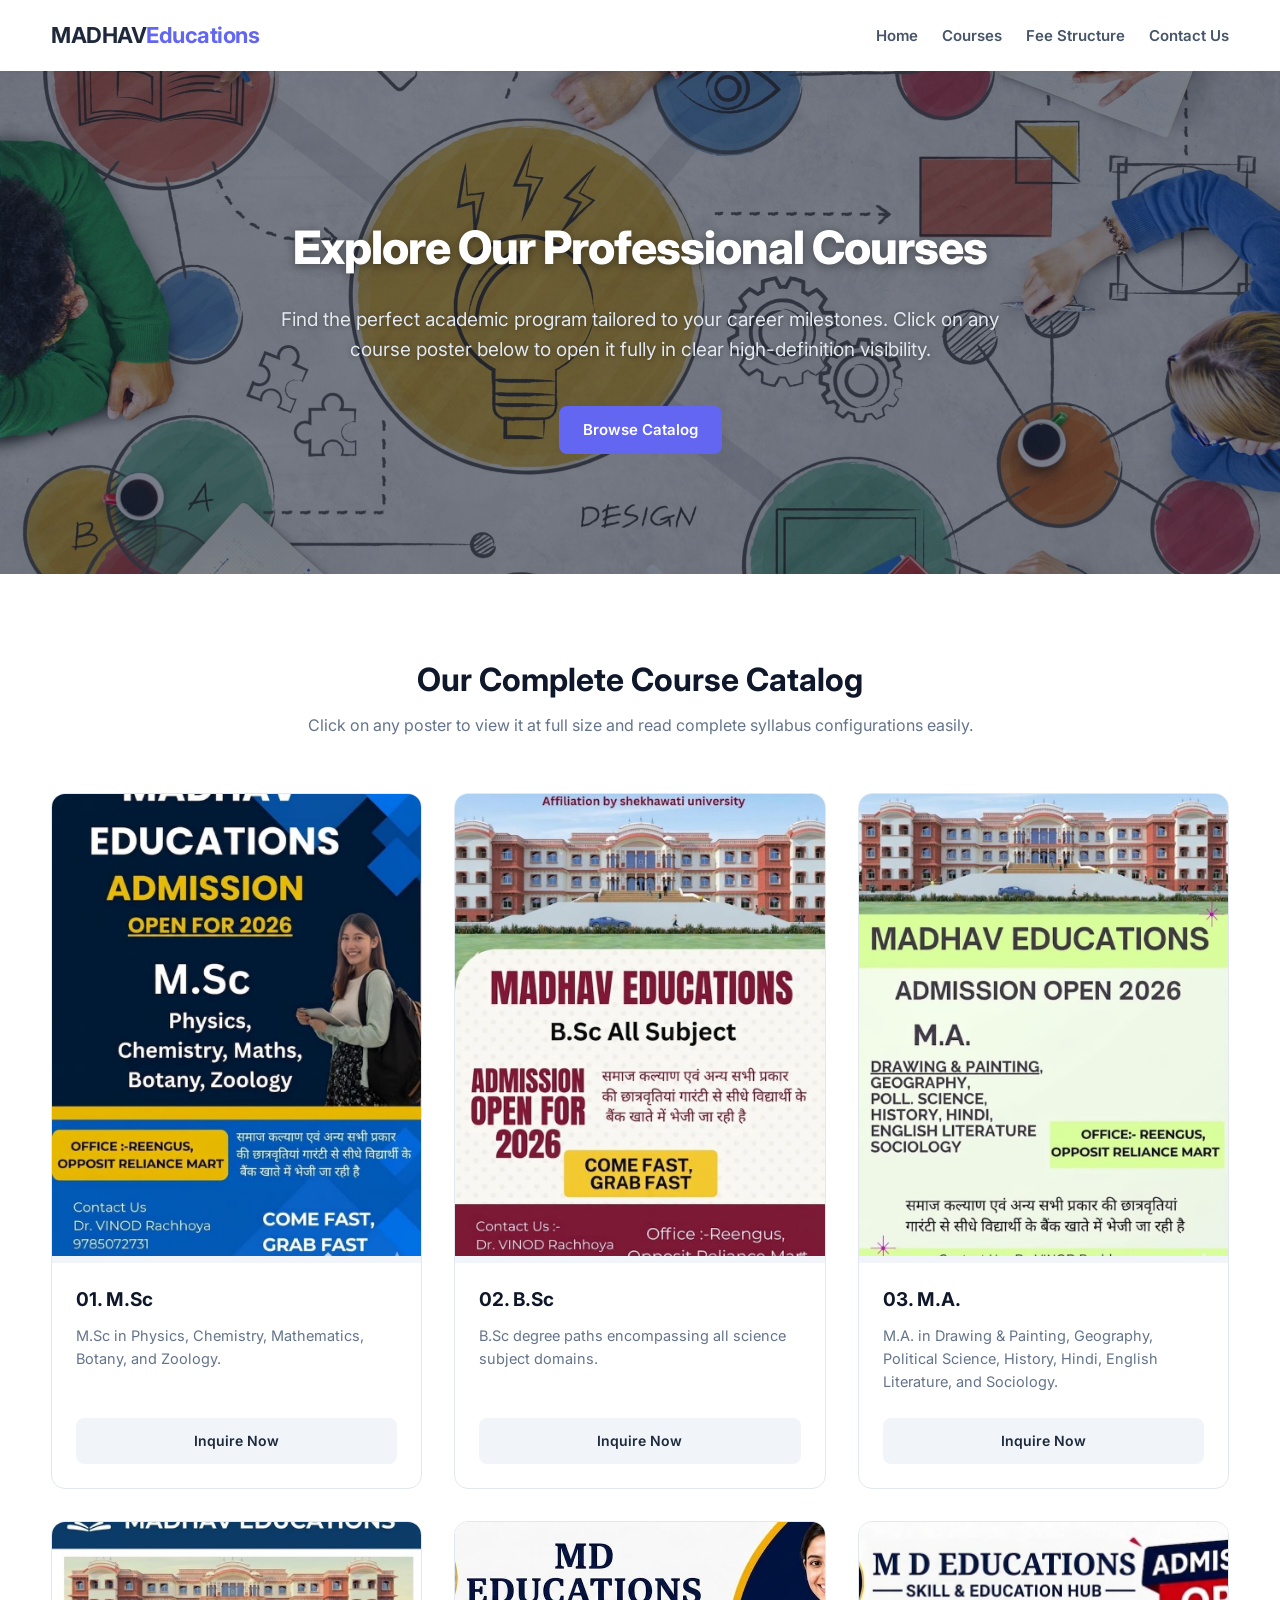
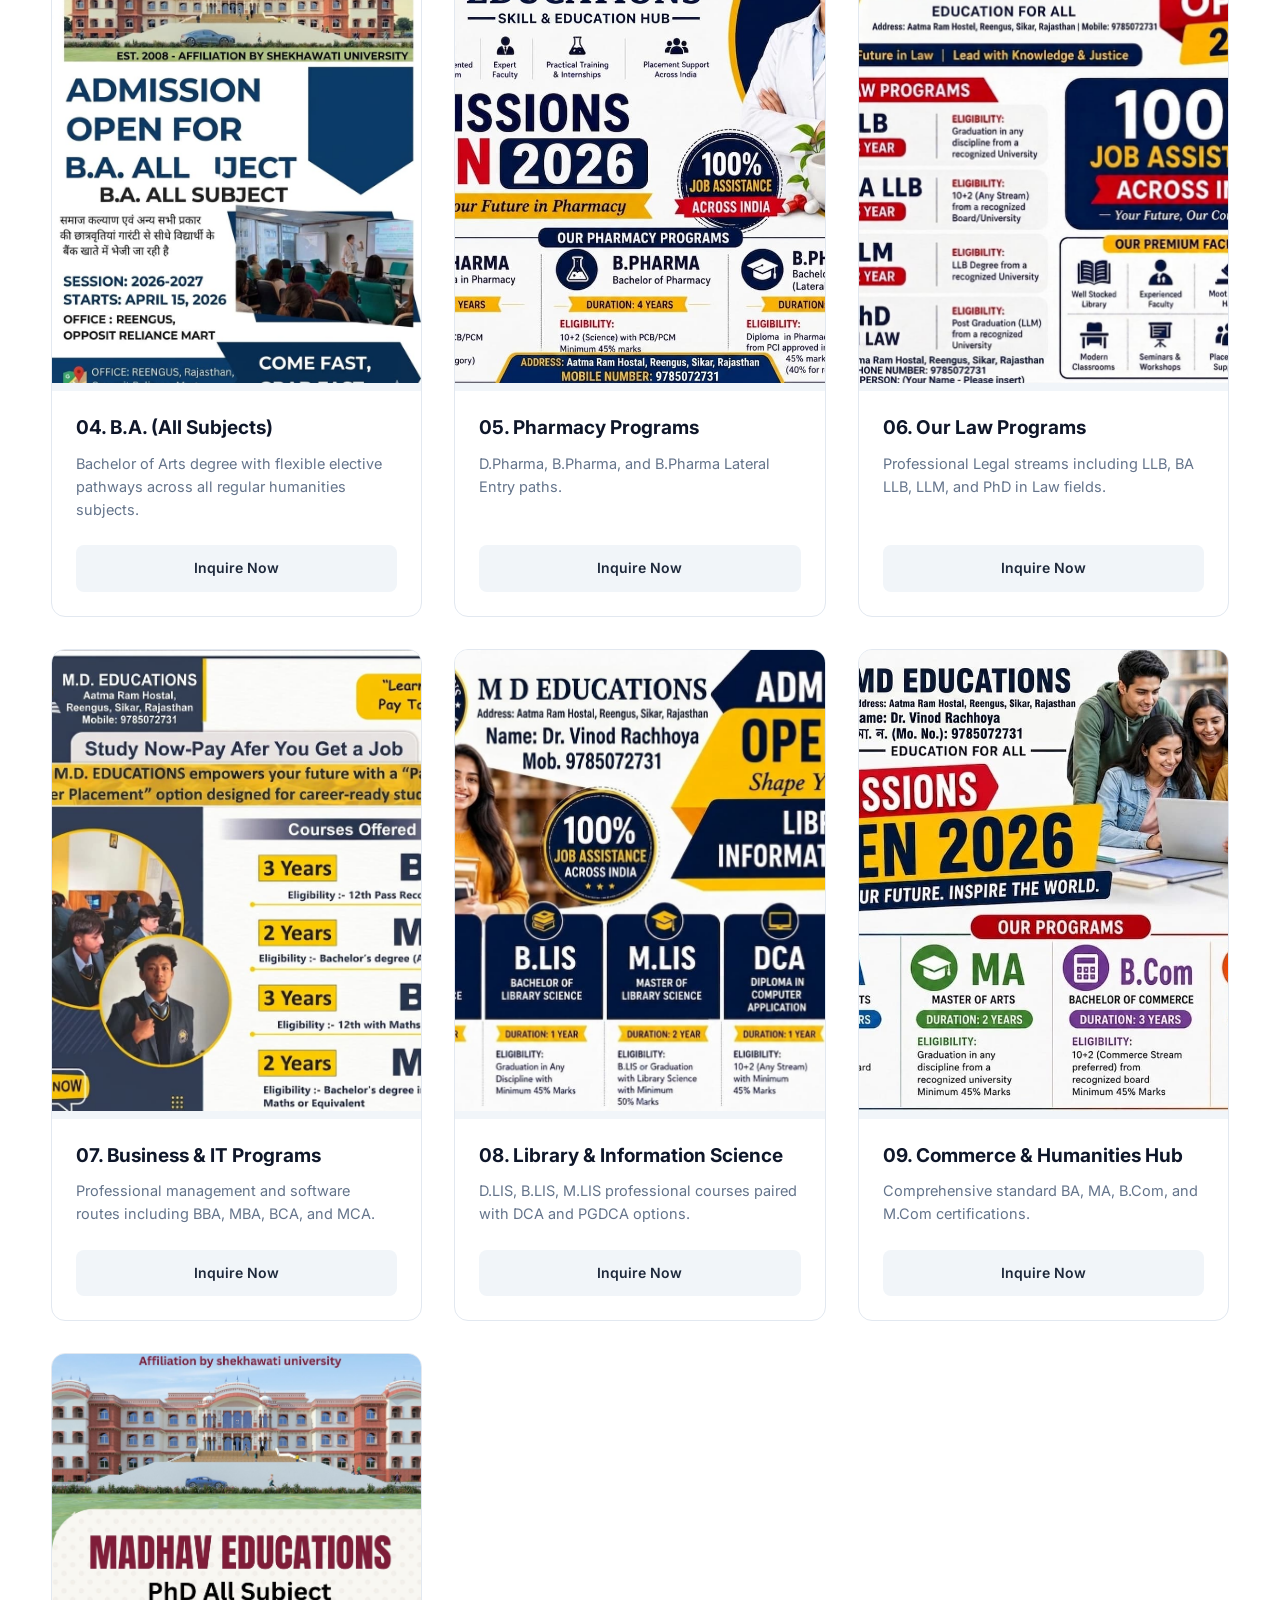
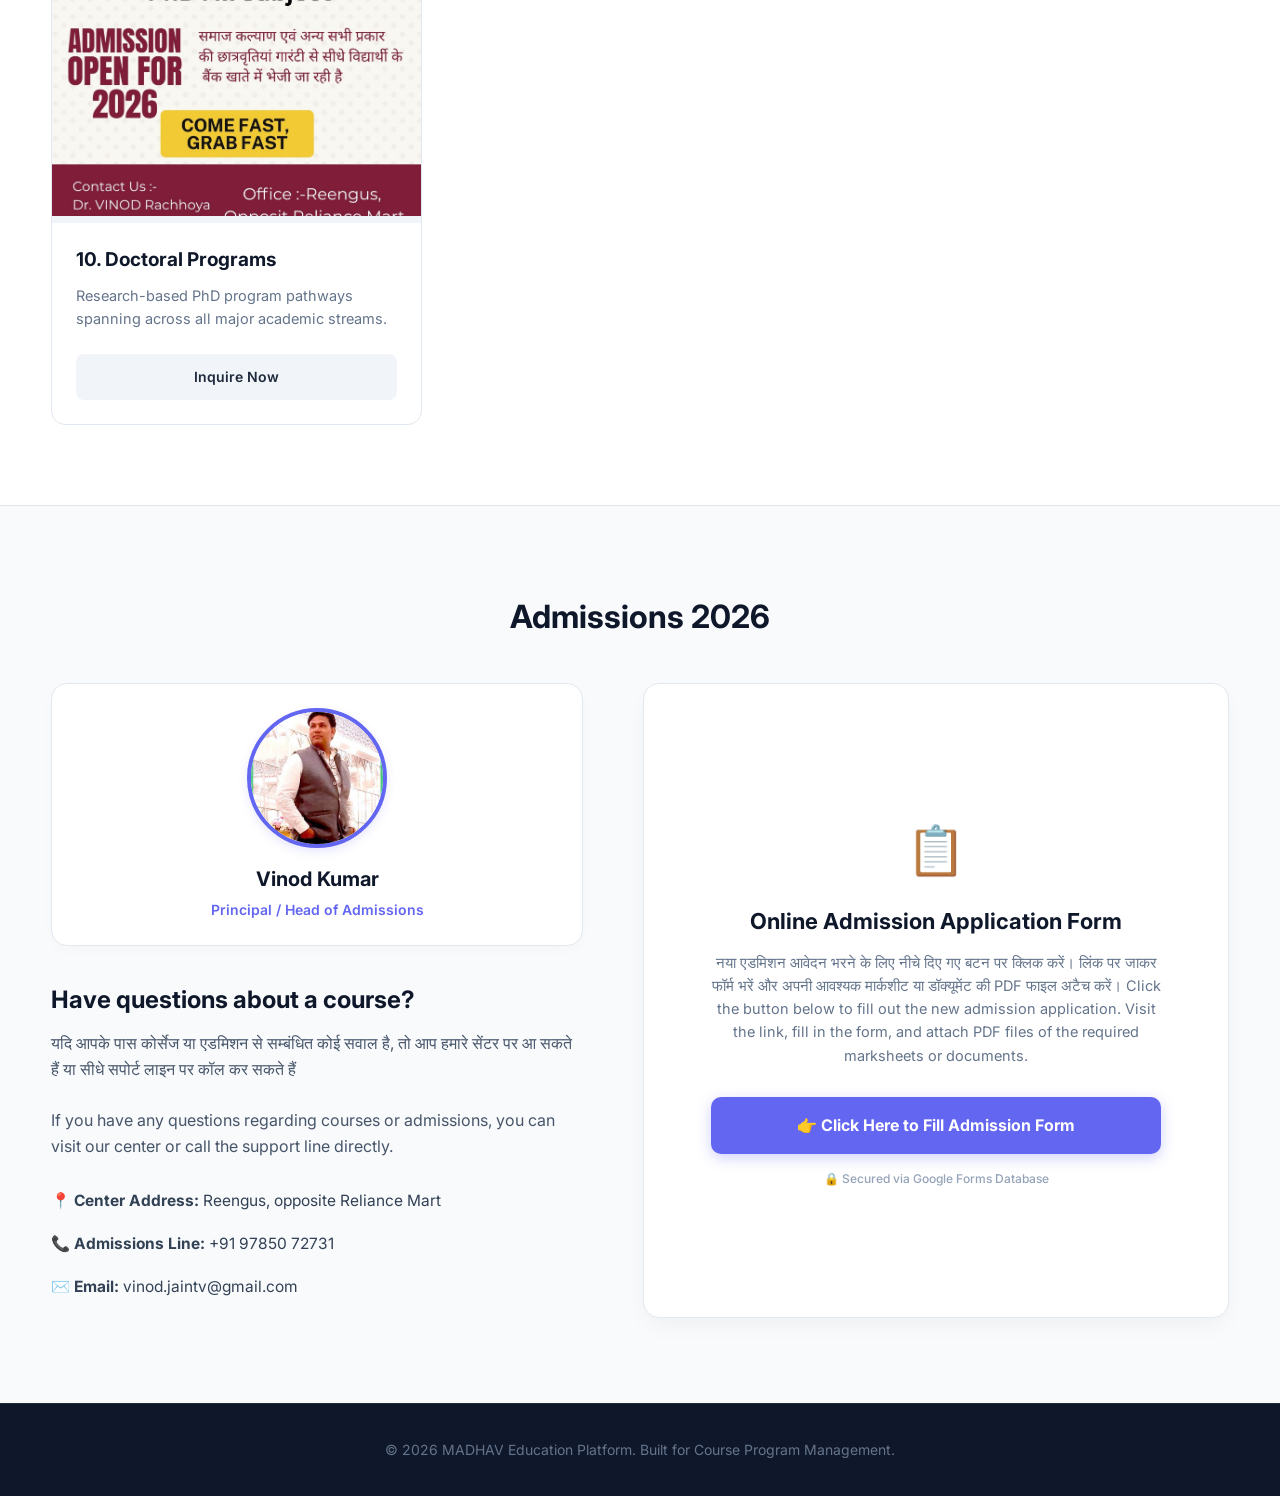
<file: index.html>
<!DOCTYPE html>
<html lang="en">
<head>
    <meta charset="UTF-8">
    <meta name="viewport" content="width=device-width, initial-scale=1.0">
    <title>Our Courses | MADHAV Educations</title>
    <link rel="stylesheet" href="style.css">
    <link href="https://fonts.googleapis.com/css2?family=Inter:wght@400;600;700&display=swap" rel="stylesheet">
</head>
<body>

    <header>
        <div class="container nav-container">
            <div class="logo">MADHAV<span class="highlight">Educations</span></div>
            <nav>
                <ul>
                    <li><a href="#home">Home</a></li>
                    <li><a href="#courses">Courses</a></li>
                    <li><a href="fees.html">Fee Structure</a></li>
                    <li><a href="#contact">Contact Us</a></li>
                </ul>
            </nav>
        </div>
    </header>

    <section id="home" class="hero hero-with-bg">
        <div class="container hero-content">
            <h1>Explore Our Professional Courses</h1>
            <p>Find the perfect academic program tailored to your career milestones. Click on any course poster below to open it fully in clear high-definition visibility.</p>
            <a href="#courses" class="btn">Browse Catalog</a>
        </div>
    </section>

    <section id="courses" class="courses-section">
        <div class="container">
            <h2 class="section-title">Our Complete Course Catalog</h2>
            <p class="section-subtitle">Click on any poster to view it at full size and read complete syllabus configurations easily.</p>
            
            <div class="course-grid">
                
                <div class="course-card">
                    <a href="img1.jpeg" target="_blank" class="poster-link">
                        <div class="poster-container">
                            <img src="img1.jpeg" alt="M.Sc Poster" class="course-poster">
                            <div class="zoom-overlay"><span>🔍 View Full Image</span></div>
                        </div>
                    </a>
                    <div class="course-info">
                        <h3>01. M.Sc</h3>
                        <p>M.Sc in Physics, Chemistry, Mathematics, Botany, and Zoology.</p>
                        <a href="#contact" class="btn card-btn">Inquire Now</a>
                    </div>
                </div>

                <div class="course-card">
                    <a href="img2.jpeg" target="_blank" class="poster-link">
                        <div class="poster-container">
                            <img src="img2.jpeg" alt="B.Sc Poster" class="course-poster">
                            <div class="zoom-overlay"><span>🔍 View Full Image</span></div>
                        </div>
                    </a>
                    <div class="course-info">
                        <h3>02. B.Sc</h3>
                        <p>B.Sc degree paths encompassing all science subject domains.</p>
                        <a href="#contact" class="btn card-btn">Inquire Now</a>
                    </div>
                </div>

                <div class="course-card">
                    <a href="img3.jpeg" target="_blank" class="poster-link">
                        <div class="poster-container">
                            <img src="img3.jpeg" alt="M.A. Poster" class="course-poster">
                            <div class="zoom-overlay"><span>🔍 View Full Image</span></div>
                        </div>
                    </a>
                    <div class="course-info">
                        <h3>03. M.A.</h3>
                        <p>M.A. in Drawing & Painting, Geography, Political Science, History, Hindi, English Literature, and Sociology.</p>
                        <a href="#contact" class="btn card-btn">Inquire Now</a>
                    </div>
                </div>

                <div class="course-card">
                    <a href="img4.jpeg" target="_blank" class="poster-link">
                        <div class="poster-container">
                            <img src="img4.jpeg" alt="B.A. Poster" class="course-poster">
                            <div class="zoom-overlay"><span>🔍 View Full Image</span></div>
                        </div>
                    </a>
                    <div class="course-info">
                        <h3>04. B.A. (All Subjects)</h3>
                        <p>Bachelor of Arts degree with flexible elective pathways across all regular humanities subjects.</p>
                        <a href="#contact" class="btn card-btn">Inquire Now</a>
                    </div>
                </div>

                <div class="course-card">
                    <a href="img5.jpeg" target="_blank" class="poster-link">
                        <div class="poster-container">
                            <img src="img5.jpeg" alt="Pharmacy Poster" class="course-poster">
                            <div class="zoom-overlay"><span>🔍 View Full Image</span></div>
                        </div>
                    </a>
                    <div class="course-info">
                        <h3>05. Pharmacy Programs</h3>
                        <p>D.Pharma, B.Pharma, and B.Pharma Lateral Entry paths.</p>
                        <a href="#contact" class="btn card-btn">Inquire Now</a>
                    </div>
                </div>

                <div class="course-card">
                    <a href="img7.jpeg" target="_blank" class="poster-link">
                        <div class="poster-container">
                            <img src="img7.jpeg" alt="Law Programs Poster" class="course-poster">
                            <div class="zoom-overlay"><span>🔍 View Full Image</span></div>
                        </div>
                    </a>
                    <div class="course-info">
                        <h3>06. Our Law Programs</h3>
                        <p>Professional Legal streams including LLB, BA LLB, LLM, and PhD in Law fields.</p>
                        <a href="#contact" class="btn card-btn">Inquire Now</a>
                    </div>
                </div>

                <div class="course-card">
                    <a href="img9.jpeg" target="_blank" class="poster-link">
                        <div class="poster-container">
                            <img src="img9.jpeg" alt="Management Programs Poster" class="course-poster">
                            <div class="zoom-overlay"><span>🔍 View Full Image</span></div>
                        </div>
                    </a>
                    <div class="course-info">
                        <h3>07. Business & IT Programs</h3>
                        <p>Professional management and software routes including BBA, MBA, BCA, and MCA.</p>
                        <a href="#contact" class="btn card-btn">Inquire Now</a>
                    </div>
                </div>

                <div class="course-card">
                    <a href="img15.jpeg" target="_blank" class="poster-link">
                        <div class="poster-container">
                            <img src="img15.jpeg" alt="Library Science Poster" class="course-poster">
                            <div class="zoom-overlay"><span>🔍 View Full Image</span></div>
                        </div>
                    </a>
                    <div class="course-info">
                        <h3>08. Library & Information Science</h3>
                        <p>D.LIS, B.LIS, M.LIS professional courses paired with DCA and PGDCA options.</p>
                        <a href="#contact" class="btn card-btn">Inquire Now</a>
                    </div>
                </div>

                <div class="course-card">
                    <a href="img17.jpeg" target="_blank" class="poster-link">
                        <div class="poster-container">
                            <img src="img17.jpeg" alt="Commerce Poster" class="course-poster">
                            <div class="zoom-overlay"><span>🔍 View Full Image</span></div>
                        </div>
                    </a>
                    <div class="course-info">
                        <h3>09. Commerce & Humanities Hub</h3>
                        <p>Comprehensive standard BA, MA, B.Com, and M.Com certifications.</p>
                        <a href="#contact" class="btn card-btn">Inquire Now</a>
                    </div>
                </div>

                <div class="course-card">
                    <a href="img18.jpg" target="_blank" class="poster-link">
                        <div class="poster-container">
                            <img src="img18.jpg" alt="PhD Programs Poster" class="course-poster">
                            <div class="zoom-overlay"><span>🔍 View Full Image</span></div>
                        </div>
                    </a>
                    <div class="course-info">
                        <h3>10. Doctoral Programs</h3>
                        <p>Research-based PhD program pathways spanning across all major academic streams.</p>
                        <a href="#contact" class="btn card-btn">Inquire Now</a>
                    </div>
                </div>

            </div>
        </div>
    </section>

    <section id="contact" class="contact-section">
        <div class="container">
            <h2 class="section-title">Admissions 2026</h2>
            <div class="contact-wrapper">
                
                <div class="contact-info">
                    <div class="profile-block">
                        <img src="my-photo.jpg" alt="Madhav's Profile Photo" class="profile-img">
                        <div class="profile-meta">
                            <h4>Vinod Kumar</h4>
                            <p class="profile-title">Principal / Head of Admissions</p>
                        </div>
                    </div>
                    
                    <h3>Have questions about a course?</h3>
                    <p>यदि आपके पास कोर्सेज या एडमिशन से सम्बंधित कोई सवाल है, तो आप हमारे सेंटर पर आ सकते हैं या सीधे सपोर्ट लाइन पर कॉल कर सकते हैं</p>
                    <br>
                    <p>If you have any questions regarding courses or admissions, you can visit our center or call the support line directly.</p>
                    <div class="info-details">
                        <p><strong>📍 Center Address:</strong> Reengus, opposite Reliance Mart</p>
                        <p><strong>📞 Admissions Line:</strong> +91 97850 72731</p>
                        <p><strong>✉️ Email:</strong> vinod.jaintv@gmail.com</p>
                    </div>
                </div>

                <div class="admission-cta-box">
                    <div class="cta-content">
                        <div class="form-icon">📋</div>
                        <h3>Online Admission Application Form</h3>
                        <p>नया एडमिशन आवेदन भरने के लिए नीचे दिए गए बटन पर क्लिक करें। लिंक पर जाकर फॉर्म भरें और अपनी आवश्यक मार्कशीट या डॉक्यूमेंट की PDF फाइल अटैच करें।
                            Click the button below to fill out the new admission application. Visit the link, fill in the form, and attach PDF files of the required marksheets or documents.
                        </p>
                        
                        <a href="https://docs.google.com/forms/d/e/1FAIpQLSckQy206x2pet5cKkbI_4pxMsQwV1yPLMTJg7DKnxvVDgujeQ/viewform?usp=header" target="_blank" class="btn cta-form-btn">
                            👉 Click Here to Fill Admission Form
                        </a>
                        
                        <span class="secure-tag">🔒 Secured via Google Forms Database</span>
                    </div>
                </div>

            </div>
        </div>
    </section>

    <footer>
        <div class="container">
            <p>&copy; 2026 MADHAV Education Platform. Built for Course Program Management.</p>
        </div>
    </footer>

</body>
</html>
</file>
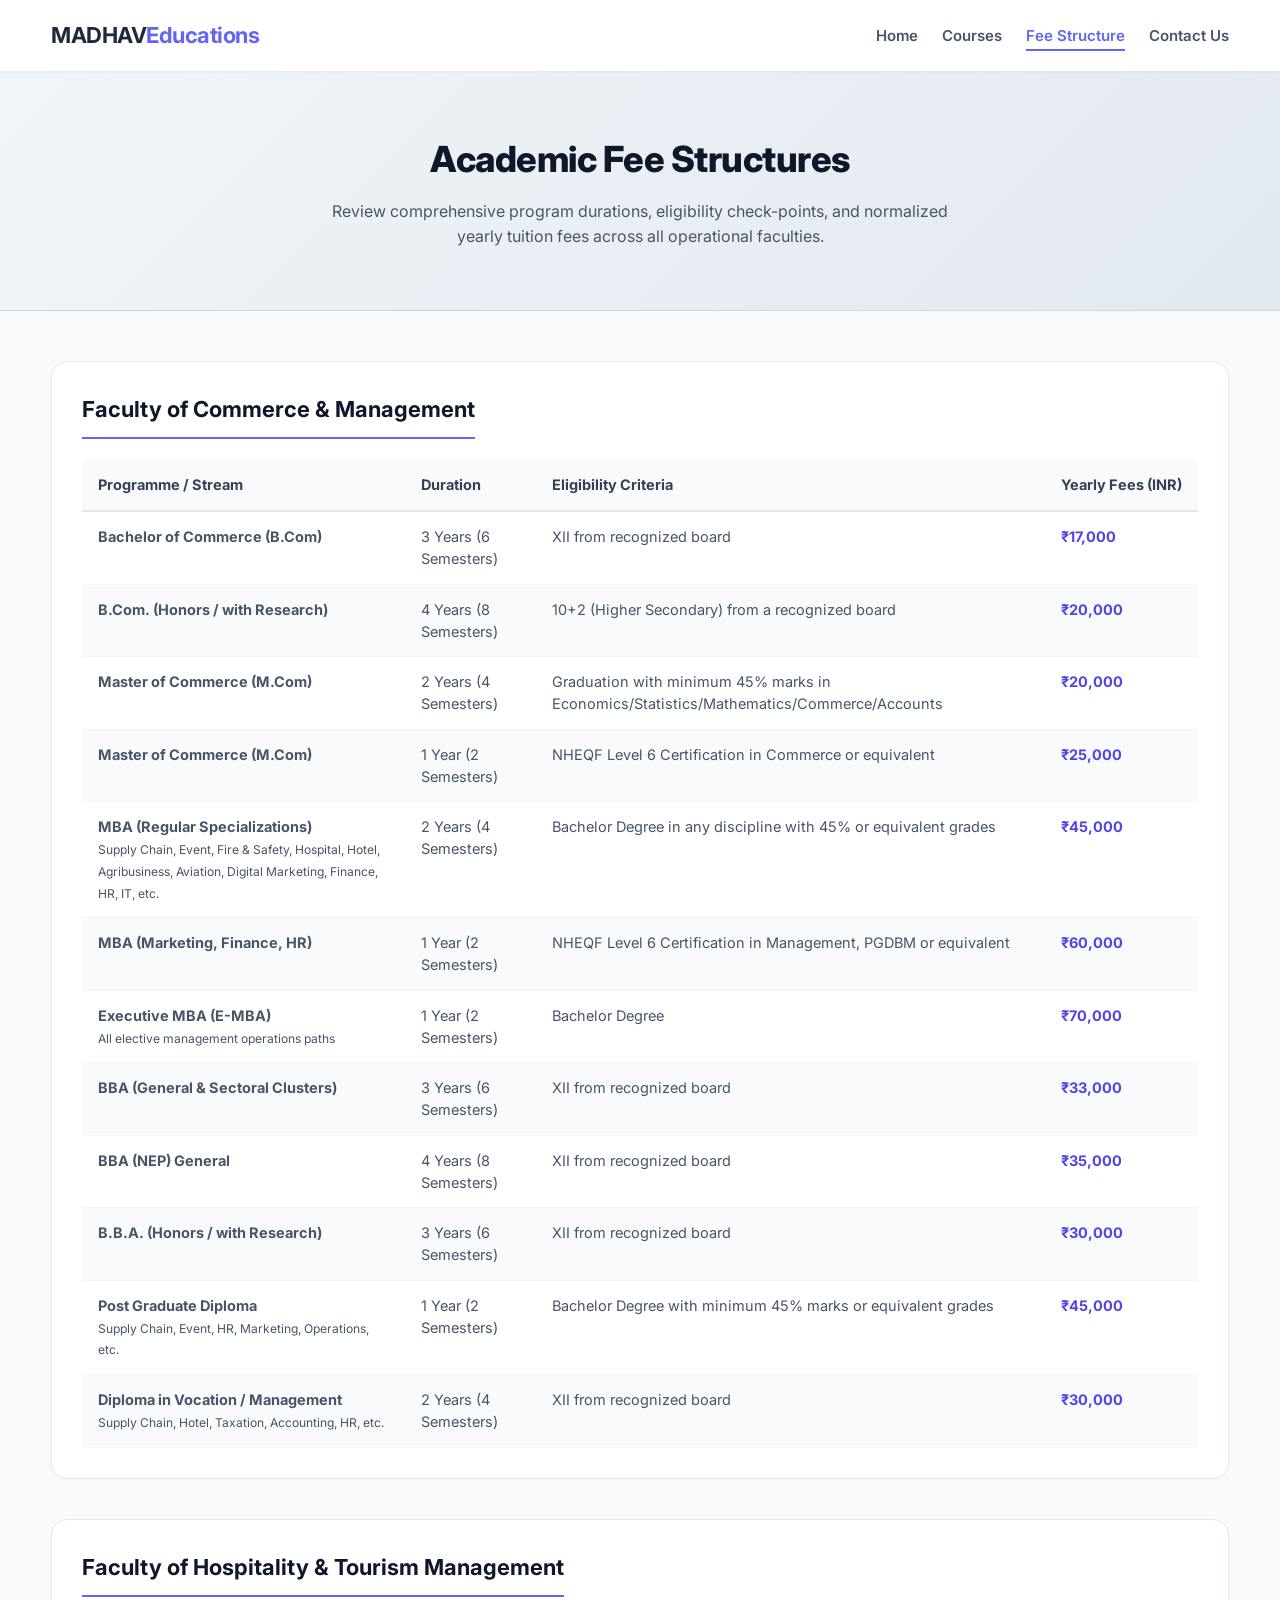
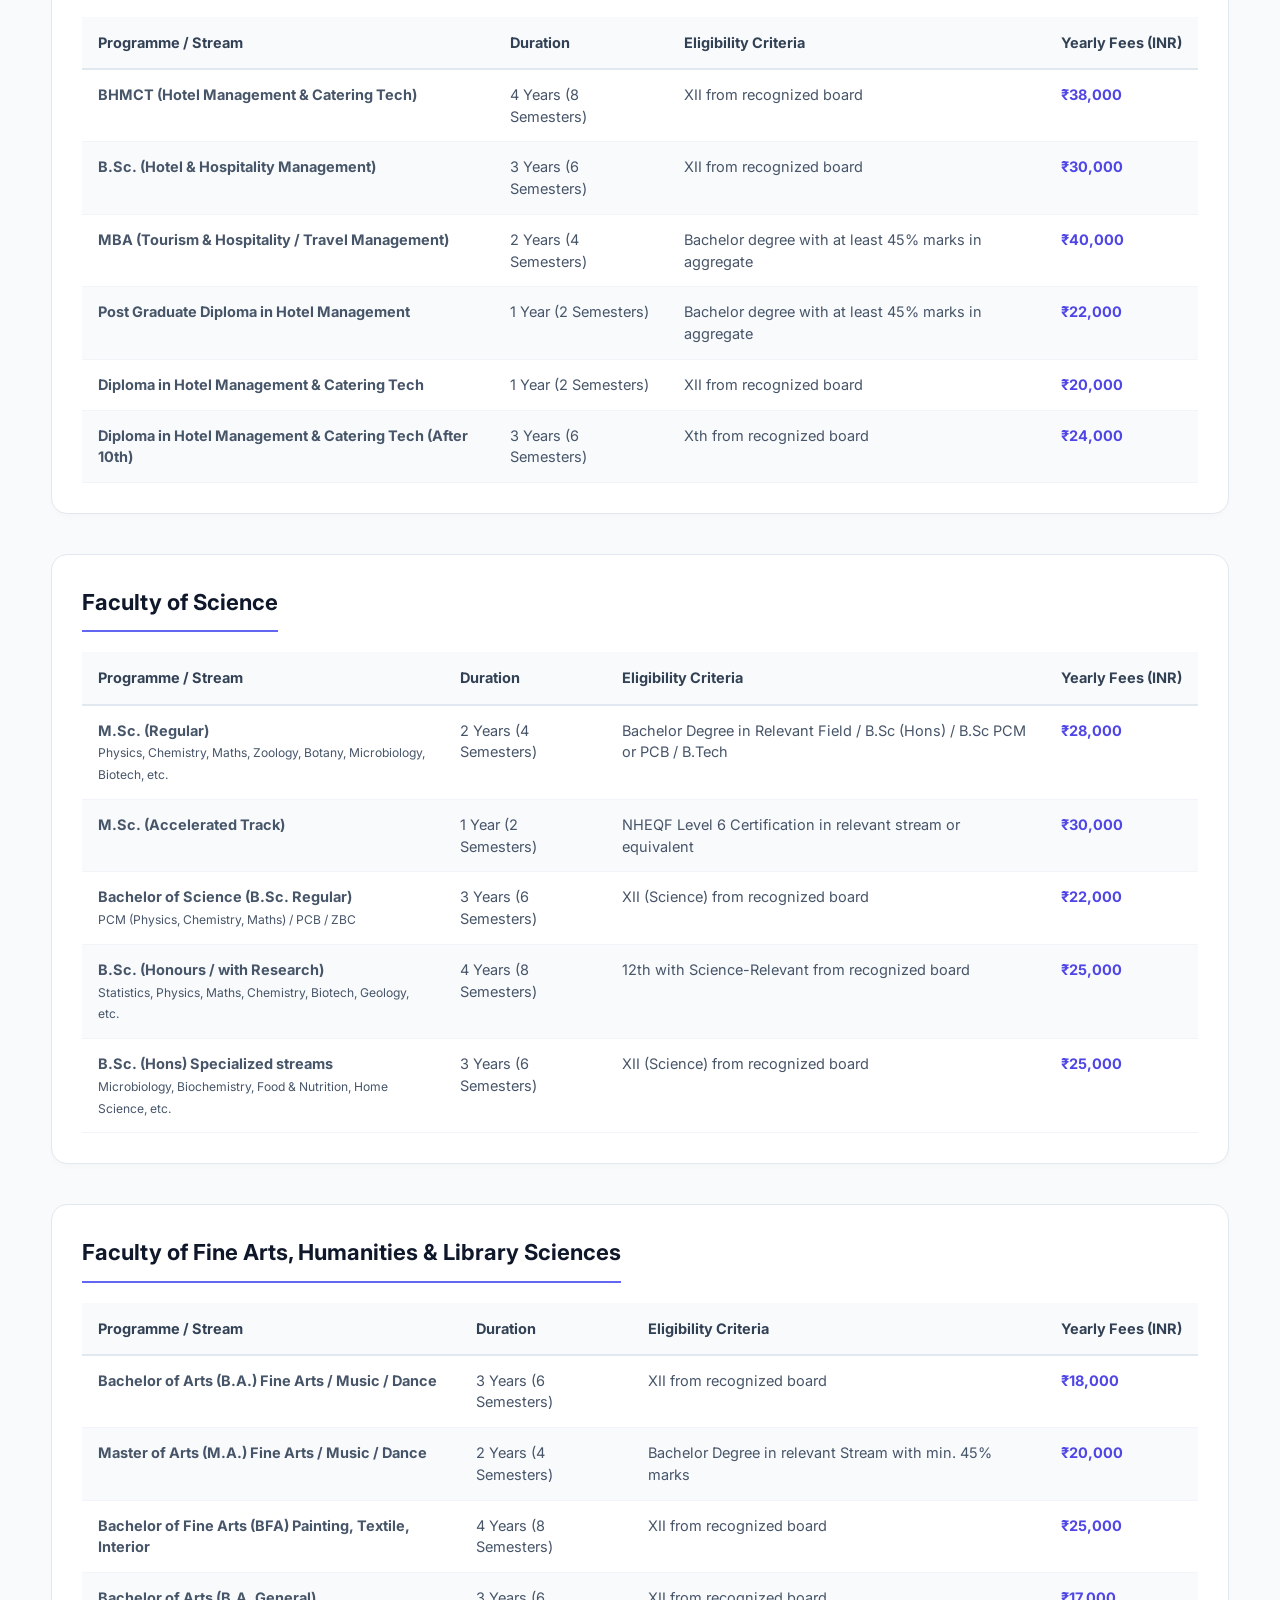
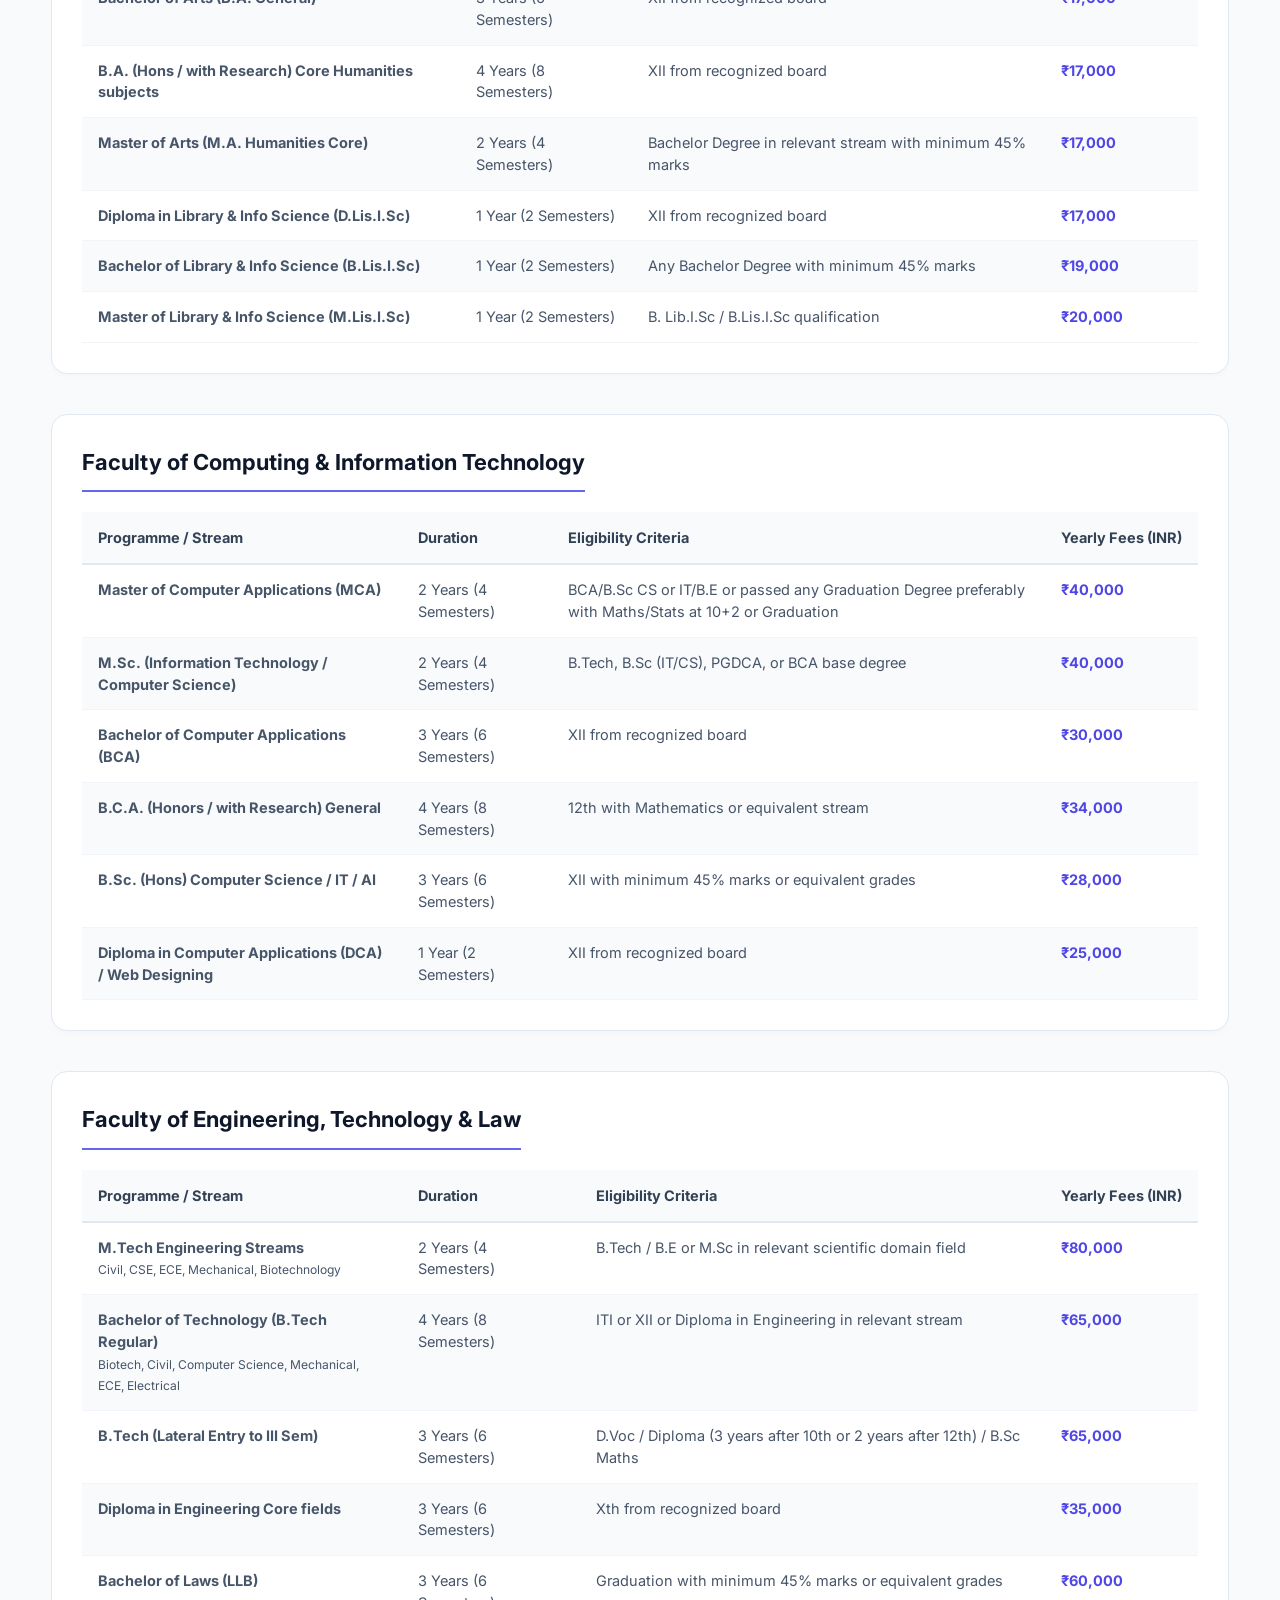
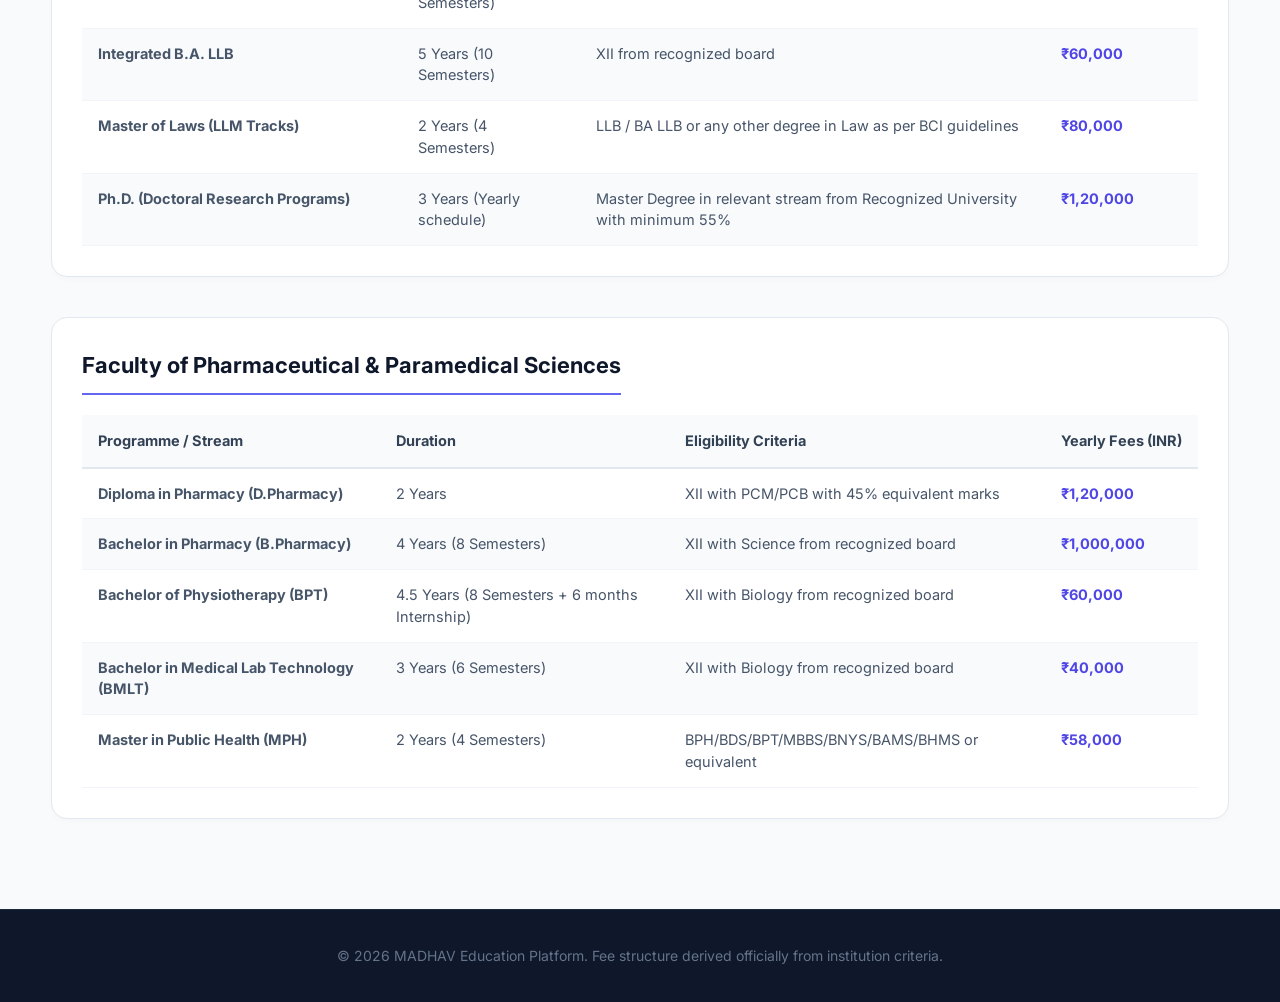
<file: fees.html>
<!DOCTYPE html>
<html lang="en">
<head>
    <meta charset="UTF-8">
    <meta name="viewport" content="width=device-width, initial-scale=1.0">
    <title>Fee Structure | MADHAV Educations</title>
    <link rel="stylesheet" href="style.css">
    <link href="https://fonts.googleapis.com/css2?family=Inter:wght@400;600;700&display=swap" rel="stylesheet">
</head>
<body>

    <header>
        <div class="container nav-container">
            <div class="logo">MADHAV<span class="highlight">Educations</span></div>
            <nav>
                <ul>
                    <li><a href="index.html#home">Home</a></li>
                    <li><a href="index.html#courses">Courses</a></li>
                    <li><a href="fees.html" class="active-link">Fee Structure</a></li>
                    <li><a href="index.html#contact">Contact Us</a></li>
                </ul>
            </nav>
        </div>
    </header>

    <section class="fee-hero">
        <div class="container">
            <h1>Academic Fee Structures</h1>
            <p>Review comprehensive program durations, eligibility check-points, and normalized yearly tuition fees across all operational faculties.</p>
        </div>
    </section>

    <main class="fee-directory container">

        <div class="faculty-card">
            <h2 class="faculty-title">Faculty of Commerce & Management</h2>
            <div class="table-responsive">
                <table>
                    <thead>
                        <tr>
                            <th>Programme / Stream</th>
                            <th>Duration</th>
                            <th>Eligibility Criteria</th>
                            <th>Yearly Fees (INR)</th>
                        </tr>
                    </thead>
                    <tbody>
                        <tr>
                            <td><strong>Bachelor of Commerce (B.Com)</strong></td>
                            <td>3 Years (6 Semesters)</td>
                            <td>XII from recognized board</td>
                            <td>₹17,000</td>
                        </tr>
                        <tr>
                            <td><strong>B.Com. (Honors / with Research)</strong></td>
                            <td>4 Years (8 Semesters)</td>
                            <td>10+2 (Higher Secondary) from a recognized board</td>
                            <td>₹20,000</td>
                        </tr>
                        <tr>
                            <td><strong>Master of Commerce (M.Com)</strong></td>
                            <td>2 Years (4 Semesters)</td>
                            <td>Graduation with minimum 45% marks in Economics/Statistics/Mathematics/Commerce/Accounts</td>
                            <td>₹20,000</td>
                        </tr>
                        <tr>
                            <td><strong>Master of Commerce (M.Com)</strong></td>
                            <td>1 Year (2 Semesters)</td>
                            <td>NHEQF Level 6 Certification in Commerce or equivalent</td>
                            <td>₹25,000</td>
                        </tr>
                        <tr>
                            <td><strong>MBA (Regular Specializations)</strong><br><small>Supply Chain, Event, Fire & Safety, Hospital, Hotel, Agribusiness, Aviation, Digital Marketing, Finance, HR, IT, etc.</small></td>
                            <td>2 Years (4 Semesters)</td>
                            <td>Bachelor Degree in any discipline with 45% or equivalent grades</td>
                            <td>₹45,000</td>
                        </tr>
                        <tr>
                            <td><strong>MBA (Marketing, Finance, HR)</strong></td>
                            <td>1 Year (2 Semesters)</td>
                            <td>NHEQF Level 6 Certification in Management, PGDBM or equivalent</td>
                            <td>₹60,000</td>
                        </tr>
                        <tr>
                            <td><strong>Executive MBA (E-MBA)</strong><br><small>All elective management operations paths</small></td>
                            <td>1 Year (2 Semesters)</td>
                            <td>Bachelor Degree</td>
                            <td>₹70,000</td>
                        </tr>
                        <tr>
                            <td><strong>BBA (General & Sectoral Clusters)</strong></td>
                            <td>3 Years (6 Semesters)</td>
                            <td>XII from recognized board</td>
                            <td>₹33,000</td>
                        </tr>
                        <tr>
                            <td><strong>BBA (NEP) General</strong></td>
                            <td>4 Years (8 Semesters)</td>
                            <td>XII from recognized board</td>
                            <td>₹35,000</td>
                        </tr>
                        <tr>
                            <td><strong>B.B.A. (Honors / with Research)</strong></td>
                            <td>3 Years (6 Semesters)</td>
                            <td>XII from recognized board</td>
                            <td>₹30,000</td>
                        </tr>
                        <tr>
                            <td><strong>Post Graduate Diploma</strong><br><small>Supply Chain, Event, HR, Marketing, Operations, etc.</small></td>
                            <td>1 Year (2 Semesters)</td>
                            <td>Bachelor Degree with minimum 45% marks or equivalent grades</td>
                            <td>₹45,000</td>
                        </tr>
                        <tr>
                            <td><strong>Diploma in Vocation / Management</strong><br><small>Supply Chain, Hotel, Taxation, Accounting, HR, etc.</small></td>
                            <td>2 Years (4 Semesters)</td>
                            <td>XII from recognized board</td>
                            <td>₹30,000</td>
                        </tr>
                    </tbody>
                </table>
            </div>
        </div>

        <div class="faculty-card">
            <h2 class="faculty-title">Faculty of Hospitality & Tourism Management</h2>
            <div class="table-responsive">
                <table>
                    <thead>
                        <tr>
                            <th>Programme / Stream</th>
                            <th>Duration</th>
                            <th>Eligibility Criteria</th>
                            <th>Yearly Fees (INR)</th>
                        </tr>
                    </thead>
                    <tbody>
                        <tr>
                            <td><strong>BHMCT (Hotel Management & Catering Tech)</strong></td>
                            <td>4 Years (8 Semesters)</td>
                            <td>XII from recognized board</td>
                            <td>₹38,000</td>
                        </tr>
                        <tr>
                            <td><strong>B.Sc. (Hotel & Hospitality Management)</strong></td>
                            <td>3 Years (6 Semesters)</td>
                            <td>XII from recognized board</td>
                            <td>₹30,000</td>
                        </tr>
                        <tr>
                            <td><strong>MBA (Tourism & Hospitality / Travel Management)</strong></td>
                            <td>2 Years (4 Semesters)</td>
                            <td>Bachelor degree with at least 45% marks in aggregate</td>
                            <td>₹40,000</td>
                        </tr>
                        <tr>
                            <td><strong>Post Graduate Diploma in Hotel Management</strong></td>
                            <td>1 Year (2 Semesters)</td>
                            <td>Bachelor degree with at least 45% marks in aggregate</td>
                            <td>₹22,000</td>
                        </tr>
                        <tr>
                            <td><strong>Diploma in Hotel Management & Catering Tech</strong></td>
                            <td>1 Year (2 Semesters)</td>
                            <td>XII from recognized board</td>
                            <td>₹20,000</td>
                        </tr>
                        <tr>
                            <td><strong>Diploma in Hotel Management & Catering Tech (After 10th)</strong></td>
                            <td>3 Years (6 Semesters)</td>
                            <td>Xth from recognized board</td>
                            <td>₹24,000</td>
                        </tr>
                    </tbody>
                </table>
            </div>
        </div>

        <div class="faculty-card">
            <h2 class="faculty-title">Faculty of Science</h2>
            <div class="table-responsive">
                <table>
                    <thead>
                        <tr>
                            <th>Programme / Stream</th>
                            <th>Duration</th>
                            <th>Eligibility Criteria</th>
                            <th>Yearly Fees (INR)</th>
                        </tr>
                    </thead>
                    <tbody>
                        <tr>
                            <td><strong>M.Sc. (Regular)</strong><br><small>Physics, Chemistry, Maths, Zoology, Botany, Microbiology, Biotech, etc.</small></td>
                            <td>2 Years (4 Semesters)</td>
                            <td>Bachelor Degree in Relevant Field / B.Sc (Hons) / B.Sc PCM or PCB / B.Tech</td>
                            <td>₹28,000</td>
                        </tr>
                        <tr>
                            <td><strong>M.Sc. (Accelerated Track)</strong></td>
                            <td>1 Year (2 Semesters)</td>
                            <td>NHEQF Level 6 Certification in relevant stream or equivalent</td>
                            <td>₹30,000</td>
                        </tr>
                        <tr>
                            <td><strong>Bachelor of Science (B.Sc. Regular)</strong><br><small>PCM (Physics, Chemistry, Maths) / PCB / ZBC</small></td>
                            <td>3 Years (6 Semesters)</td>
                            <td>XII (Science) from recognized board</td>
                            <td>₹22,000</td>
                        </tr>
                        <tr>
                            <td><strong>B.Sc. (Honours / with Research)</strong><br><small>Statistics, Physics, Maths, Chemistry, Biotech, Geology, etc.</small></td>
                            <td>4 Years (8 Semesters)</td>
                            <td>12th with Science-Relevant from recognized board</td>
                            <td>₹25,000</td>
                        </tr>
                        <tr>
                            <td><strong>B.Sc. (Hons) Specialized streams</strong><br><small>Microbiology, Biochemistry, Food & Nutrition, Home Science, etc.</small></td>
                            <td>3 Years (6 Semesters)</td>
                            <td>XII (Science) from recognized board</td>
                            <td>₹25,000</td>
                        </tr>
                    </tbody>
                </table>
            </div>
        </div>

        <div class="faculty-card">
            <h2 class="faculty-title">Faculty of Fine Arts, Humanities & Library Sciences</h2>
            <div class="table-responsive">
                <table>
                    <thead>
                        <tr>
                            <th>Programme / Stream</th>
                            <th>Duration</th>
                            <th>Eligibility Criteria</th>
                            <th>Yearly Fees (INR)</th>
                        </tr>
                    </thead>
                    <tbody>
                        <tr>
                            <td><strong>Bachelor of Arts (B.A.) Fine Arts / Music / Dance</strong></td>
                            <td>3 Years (6 Semesters)</td>
                            <td>XII from recognized board</td>
                            <td>₹18,000</td>
                        </tr>
                        <tr>
                            <td><strong>Master of Arts (M.A.) Fine Arts / Music / Dance</strong></td>
                            <td>2 Years (4 Semesters)</td>
                            <td>Bachelor Degree in relevant Stream with min. 45% marks</td>
                            <td>₹20,000</td>
                        </tr>
                        <tr>
                            <td><strong>Bachelor of Fine Arts (BFA) Painting, Textile, Interior</strong></td>
                            <td>4 Years (8 Semesters)</td>
                            <td>XII from recognized board</td>
                            <td>₹25,000</td>
                        </tr>
                        <tr>
                            <td><strong>Bachelor of Arts (B.A. General)</strong></td>
                            <td>3 Years (6 Semesters)</td>
                            <td>XII from recognized board</td>
                            <td>₹17,000</td>
                        </tr>
                        <tr>
                            <td><strong>B.A. (Hons / with Research) Core Humanities subjects</strong></td>
                            <td>4 Years (8 Semesters)</td>
                            <td>XII from recognized board</td>
                            <td>₹17,000</td>
                        </tr>
                        <tr>
                            <td><strong>Master of Arts (M.A. Humanities Core)</strong></td>
                            <td>2 Years (4 Semesters)</td>
                            <td>Bachelor Degree in relevant stream with minimum 45% marks</td>
                            <td>₹17,000</td>
                        </tr>
                        <tr>
                            <td><strong>Diploma in Library & Info Science (D.Lis.I.Sc)</strong></td>
                            <td>1 Year (2 Semesters)</td>
                            <td>XII from recognized board</td>
                            <td>₹17,000</td>
                        </tr>
                        <tr>
                            <td><strong>Bachelor of Library & Info Science (B.Lis.I.Sc)</strong></td>
                            <td>1 Year (2 Semesters)</td>
                            <td>Any Bachelor Degree with minimum 45% marks</td>
                            <td>₹19,000</td>
                        </tr>
                        <tr>
                            <td><strong>Master of Library & Info Science (M.Lis.I.Sc)</strong></td>
                            <td>1 Year (2 Semesters)</td>
                            <td>B. Lib.I.Sc / B.Lis.I.Sc qualification</td>
                            <td>₹20,000</td>
                        </tr>
                    </tbody>
                </table>
            </div>
        </div>

        <div class="faculty-card">
            <h2 class="faculty-title">Faculty of Computing & Information Technology</h2>
            <div class="table-responsive">
                <table>
                    <thead>
                        <tr>
                            <th>Programme / Stream</th>
                            <th>Duration</th>
                            <th>Eligibility Criteria</th>
                            <th>Yearly Fees (INR)</th>
                        </tr>
                    </thead>
                    <tbody>
                        <tr>
                            <td><strong>Master of Computer Applications (MCA)</strong></td>
                            <td>2 Years (4 Semesters)</td>
                            <td>BCA/B.Sc CS or IT/B.E or passed any Graduation Degree preferably with Maths/Stats at 10+2 or Graduation</td>
                            <td>₹40,000</td>
                        </tr>
                        <tr>
                            <td><strong>M.Sc. (Information Technology / Computer Science)</strong></td>
                            <td>2 Years (4 Semesters)</td>
                            <td>B.Tech, B.Sc (IT/CS), PGDCA, or BCA base degree</td>
                            <td>₹40,000</td>
                        </tr>
                        <tr>
                            <td><strong>Bachelor of Computer Applications (BCA)</strong></td>
                            <td>3 Years (6 Semesters)</td>
                            <td>XII from recognized board</td>
                            <td>₹30,000</td>
                        </tr>
                        <tr>
                            <td><strong>B.C.A. (Honors / with Research) General</strong></td>
                            <td>4 Years (8 Semesters)</td>
                            <td>12th with Mathematics or equivalent stream</td>
                            <td>₹34,000</td>
                        </tr>
                        <tr>
                            <td><strong>B.Sc. (Hons) Computer Science / IT / AI</strong></td>
                            <td>3 Years (6 Semesters)</td>
                            <td>XII with minimum 45% marks or equivalent grades</td>
                            <td>₹28,000</td>
                        </tr>
                        <tr>
                            <td><strong>Diploma in Computer Applications (DCA) / Web Designing</strong></td>
                            <td>1 Year (2 Semesters)</td>
                            <td>XII from recognized board</td>
                            <td>₹25,000</td>
                        </tr>
                    </tbody>
                </table>
            </div>
        </div>

        <div class="faculty-card">
            <h2 class="faculty-title">Faculty of Engineering, Technology & Law</h2>
            <div class="table-responsive">
                <table>
                    <thead>
                        <tr>
                            <th>Programme / Stream</th>
                            <th>Duration</th>
                            <th>Eligibility Criteria</th>
                            <th>Yearly Fees (INR)</th>
                        </tr>
                    </thead>
                    <tbody>
                        <tr>
                            <td><strong>M.Tech Engineering Streams</strong><br><small>Civil, CSE, ECE, Mechanical, Biotechnology</small></td>
                            <td>2 Years (4 Semesters)</td>
                            <td>B.Tech / B.E or M.Sc in relevant scientific domain field</td>
                            <td>₹80,000</td>
                        </tr>
                        <tr>
                            <td><strong>Bachelor of Technology (B.Tech Regular)</strong><br><small>Biotech, Civil, Computer Science, Mechanical, ECE, Electrical</small></td>
                            <td>4 Years (8 Semesters)</td>
                            <td>ITI or XII or Diploma in Engineering in relevant stream</td>
                            <td>₹65,000</td>
                        </tr>
                        <tr>
                            <td><strong>B.Tech (Lateral Entry to III Sem)</strong></td>
                            <td>3 Years (6 Semesters)</td>
                            <td>D.Voc / Diploma (3 years after 10th or 2 years after 12th) / B.Sc Maths</td>
                            <td>₹65,000</td>
                        </tr>
                        <tr>
                            <td><strong>Diploma in Engineering Core fields</strong></td>
                            <td>3 Years (6 Semesters)</td>
                            <td>Xth from recognized board</td>
                            <td>₹35,000</td>
                        </tr>
                        <tr>
                            <td><strong>Bachelor of Laws (LLB)</strong></td>
                            <td>3 Years (6 Semesters)</td>
                            <td>Graduation with minimum 45% marks or equivalent grades</td>
                            <td>₹60,000</td>
                        </tr>
                        <tr>
                            <td><strong>Integrated B.A. LLB</strong></td>
                            <td>5 Years (10 Semesters)</td>
                            <td>XII from recognized board</td>
                            <td>₹60,000</td>
                        </tr>
                        <tr>
                            <td><strong>Master of Laws (LLM Tracks)</strong></td>
                            <td>2 Years (4 Semesters)</td>
                            <td>LLB / BA LLB or any other degree in Law as per BCI guidelines</td>
                            <td>₹80,000</td>
                        </tr>
                        <tr>
                            <td><strong>Ph.D. (Doctoral Research Programs)</strong></td>
                            <td>3 Years (Yearly schedule)</td>
                            <td>Master Degree in relevant stream from Recognized University with minimum 55%</td>
                            <td>₹1,20,000</td>
                        </tr>
                    </tbody>
                </table>
            </div>
        </div>

        <div class="faculty-card">
            <h2 class="faculty-title">Faculty of Pharmaceutical & Paramedical Sciences</h2>
            <div class="table-responsive">
                <table>
                    <thead>
                        <tr>
                            <th>Programme / Stream</th>
                            <th>Duration</th>
                            <th>Eligibility Criteria</th>
                            <th>Yearly Fees (INR)</th>
                        </tr>
                    </thead>
                    <tbody>
                        <tr>
                            <td><strong>Diploma in Pharmacy (D.Pharmacy)</strong></td>
                            <td>2 Years</td>
                            <td>XII with PCM/PCB with 45% equivalent marks</td>
                            <td>₹1,20,000</td>
                        </tr>
                        <tr>
                            <td><strong>Bachelor in Pharmacy (B.Pharmacy)</strong></td>
                            <td>4 Years (8 Semesters)</td>
                            <td>XII with Science from recognized board</td>
                            <td>₹1,000,000</td>
                        </tr>
                        <tr>
                            <td><strong>Bachelor of Physiotherapy (BPT)</strong></td>
                            <td>4.5 Years (8 Semesters + 6 months Internship)</td>
                            <td>XII with Biology from recognized board</td>
                            <td>₹60,000</td>
                        </tr>
                        <tr>
                            <td><strong>Bachelor in Medical Lab Technology (BMLT)</strong></td>
                            <td>3 Years (6 Semesters)</td>
                            <td>XII with Biology from recognized board</td>
                            <td>₹40,000</td>
                        </tr>
                        <tr>
                            <td><strong>Master in Public Health (MPH)</strong></td>
                            <td>2 Years (4 Semesters)</td>
                            <td>BPH/BDS/BPT/MBBS/BNYS/BAMS/BHMS or equivalent</td>
                            <td>₹58,000</td>
                        </tr>
                    </tbody>
                </table>
            </div>
        </div>

    </main>

    <footer>
        <div class="container">
            <p>&copy; 2026 MADHAV Education Platform. Fee structure derived officially from institution criteria.</p>
        </div>
    </footer>

</body>
</html>
</file>
<file: style.css>
/* ==========================================================================
   1. CORE RESET & VARIABLE CONFIGURATION
   ========================================================================== */
* {
    margin: 0;
    padding: 0;
    box-sizing: border-box;
}

html {
    scroll-behavior: smooth;
}

body {
    font-family: 'Inter', sans-serif;
    line-height: 1.6;
    color: #1e293b;
    background-color: #f8fafc;
}

.container {
    width: 92%;
    max-width: 1300px;
    margin: 0 auto;
}

.highlight {
    color: #6366f1;
}

/* ==========================================================================
   2. REUSABLE UI COMPONENTS
   ========================================================================== */
.btn {
    display: inline-block;
    padding: 12px 24px;
    background-color: #6366f1;
    color: #ffffff;
    text-decoration: none;
    border-radius: 8px;
    font-weight: 600;
    font-size: 15px;
    transition: all 0.25s ease;
    border: none;
    cursor: pointer;
    text-align: center;
}

.btn:hover {
    background-color: #4f46e5;
    transform: translateY(-1px);
}

/* ==========================================================================
   3. GLOBAL HEADER & NAVIGATION SYSTEM
   ========================================================================== */
header {
    background-color: rgba(255, 255, 255, 0.95);
    backdrop-filter: blur(8px);
    box-shadow: 0 1px 3px rgba(0,0,0,0.05);
    position: sticky;
    top: 0;
    z-index: 1000;
}

.nav-container {
    display: flex;
    justify-content: space-between;
    align-items: center;
    padding: 18px 0;
}

.logo {
    font-size: 22px;
    font-weight: 700;
    letter-spacing: -0.5px;
}

nav ul {
    display: flex;
    list-style: none;
}

nav ul li {
    margin-left: 24px;
}

nav ul li a {
    text-decoration: none;
    color: #475569;
    font-weight: 600;
    font-size: 15px;
    transition: color 0.2s;
}

nav ul li a:hover {
    color: #6366f1;
}

.active-link {
    color: #6366f1 !important;
    border-bottom: 2px solid #6366f1;
    padding-bottom: 4px;
}

/* ==========================================================================
   4. HERO SECTIONS (WITH BACKGROUND IMAGE OVERLAY)
   ========================================================================== */
.hero-with-bg {
    /* 'hero-bg.jpg' को अपनी असली बैकग्राउंड फोटो के नाम से बदलें */
    background: linear-gradient(rgba(15, 23, 42, 0.55), rgba(15, 23, 42, 0.55)), 
                url('hero-bg.jpg') no-repeat center center/cover;
    padding: 140px 0 120px;
    text-align: center;
    position: relative;
}

.hero-with-bg .hero-content h1 {
    font-size: 46px;
    font-weight: 800;
    letter-spacing: -1px;
    color: #ffffff; /* डार्क फोटो पर वाइट टेक्स्ट चमकेगा */
    margin-bottom: 20px;
    text-shadow: 0 2px 10px rgba(0, 0, 0, 0.4);
}

.hero-with-bg .hero-content p {
    font-size: 19px;
    color: #e2e8f0;
    max-width: 750px;
    margin: 0 auto 40px;
    text-shadow: 0 1px 5px rgba(0, 0, 0, 0.4);
}

/* Standalone Fee Page Hero Styling */
.fee-hero {
    background: linear-gradient(135deg, #f1f5f9 0%, #e2e8f0 100%);
    padding: 60px 0;
    text-align: center;
    border-bottom: 1px solid #cbd5e1;
}

.fee-hero h1 {
    font-size: 36px;
    font-weight: 800;
    color: #0f172a;
    margin-bottom: 10px;
    letter-spacing: -0.5px;
}

.fee-hero p {
    font-size: 16px;
    color: #475569;
    max-width: 650px;
    margin: 0 auto;
}

/* ==========================================================================
   5. INTERACTIVE COURSE CATALOG GRID SYSTEM
   ========================================================================== */
.courses-section {
    padding: 80px 0;
    background-color: #ffffff;
}

.section-title {
    text-align: center;
    font-size: 32px;
    font-weight: 700;
    color: #0f172a;
    margin-bottom: 8px;
}

.section-subtitle {
    text-align: center;
    color: #64748b;
    margin-bottom: 55px;
    font-size: 16px;
}

.course-grid {
    display: grid;
    grid-template-columns: repeat(auto-fill, minmax(290px, 1fr));
    gap: 32px;
}

.course-card {
    background-color: #ffffff;
    border: 1px solid #e2e8f0;
    border-radius: 14px;
    overflow: hidden;
    display: flex;
    flex-direction: column;
    transition: all 0.3s cubic-bezier(0.4, 0, 0.2, 1);
}

.course-card:hover {
    transform: translateY(-6px);
    box-shadow: 0 12px 30px rgba(0, 0, 0, 0.07);
    border-color: #cbd5e1;
}

/* Click-to-Zoom Image Anchor Systems */
.poster-link {
    display: block;
    width: 100%;
    position: relative;
    overflow: hidden;
}

.poster-container {
    width: 100%;
    aspect-ratio: 4 / 5;
    background-color: #f1f5f9;
    position: relative;
}

.course-poster {
    width: 100%;
    height: 100%;
    object-fit: cover;
    transition: transform 0.4s ease;
}

/* Magnifying Glass Interaction Layer */
.zoom-overlay {
    position: absolute;
    top: 0;
    left: 0;
    width: 100%;
    height: 100%;
    background-color: rgba(15, 23, 42, 0.65);
    display: flex;
    justify-content: center;
    align-items: center;
    opacity: 0;
    transition: opacity 0.3s ease;
}

.zoom-overlay span {
    color: #ffffff;
    background-color: rgba(255, 255, 255, 0.2);
    padding: 10px 18px;
    border-radius: 30px;
    font-size: 14px;
    font-weight: 600;
    backdrop-filter: blur(4px);
    border: 1px solid rgba(255, 255, 255, 0.3);
}

.poster-link:hover .zoom-overlay {
    opacity: 1;
}

.poster-link:hover .course-poster {
    transform: scale(1.04);
}

/* Card Information Slots */
.course-info {
    padding: 24px;
    display: flex;
    flex-direction: column;
    flex-grow: 1;
}

.course-info h3 {
    font-size: 19px;
    font-weight: 700;
    color: #0f172a;
    margin-bottom: 10px;
    line-height: 1.4;
}

.course-info p {
    color: #64748b;
    font-size: 14.5px;
    margin-bottom: 24px;
    flex-grow: 1;
}

.card-btn {
    width: 100%;
    background-color: #f1f5f9;
    color: #1e293b;
    font-size: 14px;
}

.course-card:hover .card-btn {
    background-color: #6366f1;
    color: #ffffff;
}

/* ==========================================================================
   6. ORIGINAL RESTORED STANDALONE FEE DIRECTORY STYLE BLOCKS
   ========================================================================== */
.fee-directory {
    padding: 50px 0;
}

.faculty-card {
    background-color: #ffffff;
    border: 1px solid #e2e8f0;
    border-radius: 16px;
    padding: 30px;
    margin-bottom: 40px;
    box-shadow: 0 4px 6px -1px rgba(0, 0, 0, 0.02);
}

.faculty-title {
    font-size: 22px;
    font-weight: 700;
    color: #0f172a;
    margin-bottom: 20px;
    padding-bottom: 10px;
    border-bottom: 2px solid #6366f1;
    display: inline-block;
}

.table-responsive {
    width: 100%;
    overflow-x: auto;
    -webkit-overflow-scrolling: touch;
}

table {
    width: 100%;
    border-collapse: collapse;
    text-align: left;
    font-size: 14.5px;
}

th {
    background-color: #f8fafc;
    color: #334155;
    font-weight: 700;
    padding: 14px 16px;
    border-bottom: 2px solid #e2e8f0;
    white-space: nowrap;
}

td {
    padding: 14px 16px;
    border-bottom: 1px solid #f1f5f9;
    color: #475569;
    vertical-align: top;
    line-height: 1.5;
}

tbody tr:nth-child(even) {
    background-color: #f8fafc;
}

tbody tr:hover {
    background-color: #f1f5f9;
}

td:last-child {
    font-weight: 700;
    color: #4f46e5;
    white-space: nowrap;
}

/* ==========================================================================
   7. ADMISSIONS SECTION, PROFILE BLOCK, & REDIRECT CTA CARD
   ========================================================================== */
.contact-section {
    background-color: #f8fafc;
    border-top: 1px solid #e2e8f0;
    padding: 85px 0;
}

.contact-wrapper {
    display: grid;
    grid-template-columns: 1fr 1.1fr;
    gap: 60px;
    margin-top: 40px;
}

/* Vertical Prominent Profile Badge configuration */
.profile-block {
    display: flex;
    flex-direction: column;
    align-items: center;
    text-align: center;
    gap: 15px;
    margin-bottom: 35px;
    background-color: #ffffff;
    padding: 24px;
    border-radius: 16px;
    border: 1px solid #e2e8f0;
    box-shadow: 0 4px 12px rgba(0, 0, 0, 0.02);
}

.profile-img {
    width: 140px;
    height: 140px;
    object-fit: cover;
    border-radius: 50%;
    border: 4px solid #6366f1;
    background-color: #e2e8f0;
    box-shadow: 0 4px 10px rgba(99, 102, 241, 0.15);
}

.profile-meta h4 {
    font-size: 20px;
    font-weight: 700;
    color: #0f172a;
    margin-bottom: 4px;
}

.profile-meta .profile-title {
    font-size: 14px;
    color: #6366f1;
    font-weight: 600;
}

.contact-info h3 {
    font-size: 24px;
    font-weight: 700;
    margin-bottom: 12px;
    color: #0f172a;
}

.contact-info p {
    color: #475569;
}

.info-details {
    margin-top: 30px;
}

.info-details p {
    margin-bottom: 18px;
    font-size: 15.5px;
    color: #334155;
}

/* Admission Form CTA Redirect Box Layout Frame */
.admission-cta-box {
    background: #ffffff;
    border-radius: 16px;
    border: 1px solid #e2e8f0;
    box-shadow: 0 10px 25px -5px rgba(0, 0, 0, 0.05);
    padding: 40px 30px;
    display: flex;
    align-items: center;
    justify-content: center;
    text-align: center;
}

.cta-content {
    max-width: 450px;
    width: 100%;
}

.form-icon {
    font-size: 48px;
    margin-bottom: 15px;
}

.cta-content h3 {
    font-size: 22px;
    font-weight: 700;
    color: #0f172a;
    margin-bottom: 12px;
}

.cta-content p {
    font-size: 14.5px;
    color: #64748b;
    margin-bottom: 30px;
    line-height: 1.6;
}

/* Customized Big Redirect Button Style */
.cta-form-btn {
    display: block;
    width: 100%;
    padding: 16px 20px;
    font-size: 16px;
    font-weight: 700;
    border-radius: 10px;
    box-shadow: 0 4px 14px rgba(99, 102, 241, 0.3);
    transition: all 0.3s ease;
}

.cta-form-btn:hover {
    background-color: #4f46e5;
    box-shadow: 0 6px 20px rgba(99, 102, 241, 0.4);
    transform: translateY(-2px);
}

.secure-tag {
    display: block;
    margin-top: 15px;
    font-size: 12px;
    color: #94a3b8;
    font-weight: 500;
}

/* ==========================================================================
   8. FOOTER BASE FRAME
   ========================================================================== */
footer {
    background-color: #0f172a;
    color: #64748b;
    text-align: center;
    padding: 35px 0;
    font-size: 14px;
    border-top: 1px solid #1e293b;
}

/* ==========================================================================
   9. MEDIA QUERIES & RESPONSIVE LAYOUT ENGINE
   ========================================================================== */
@media (max-width: 992px) {
    .contact-wrapper {
        grid-template-columns: 1fr;
        gap: 45px;
    }
}

@media (max-width: 768px) {
    .nav-container {
        flex-direction: column;
        gap: 20px;
    }
    nav ul li {
        margin: 0 12px;
    }
    .hero-content h1 {
        font-size: 32px;
    }
    .course-grid {
        gap: 20px;
    }
    .profile-block {
        max-width: 100%;
    }
    .admission-cta-box {
        padding: 30px 20px;
    }
    .faculty-card {
        padding: 16px;
        border-radius: 12px;
    }
    .fee-hero h1 {
        font-size: 28px;
    }
    td, th {
        padding: 10px 12px;
        font-size: 13.5px;
    }
}
</file>
